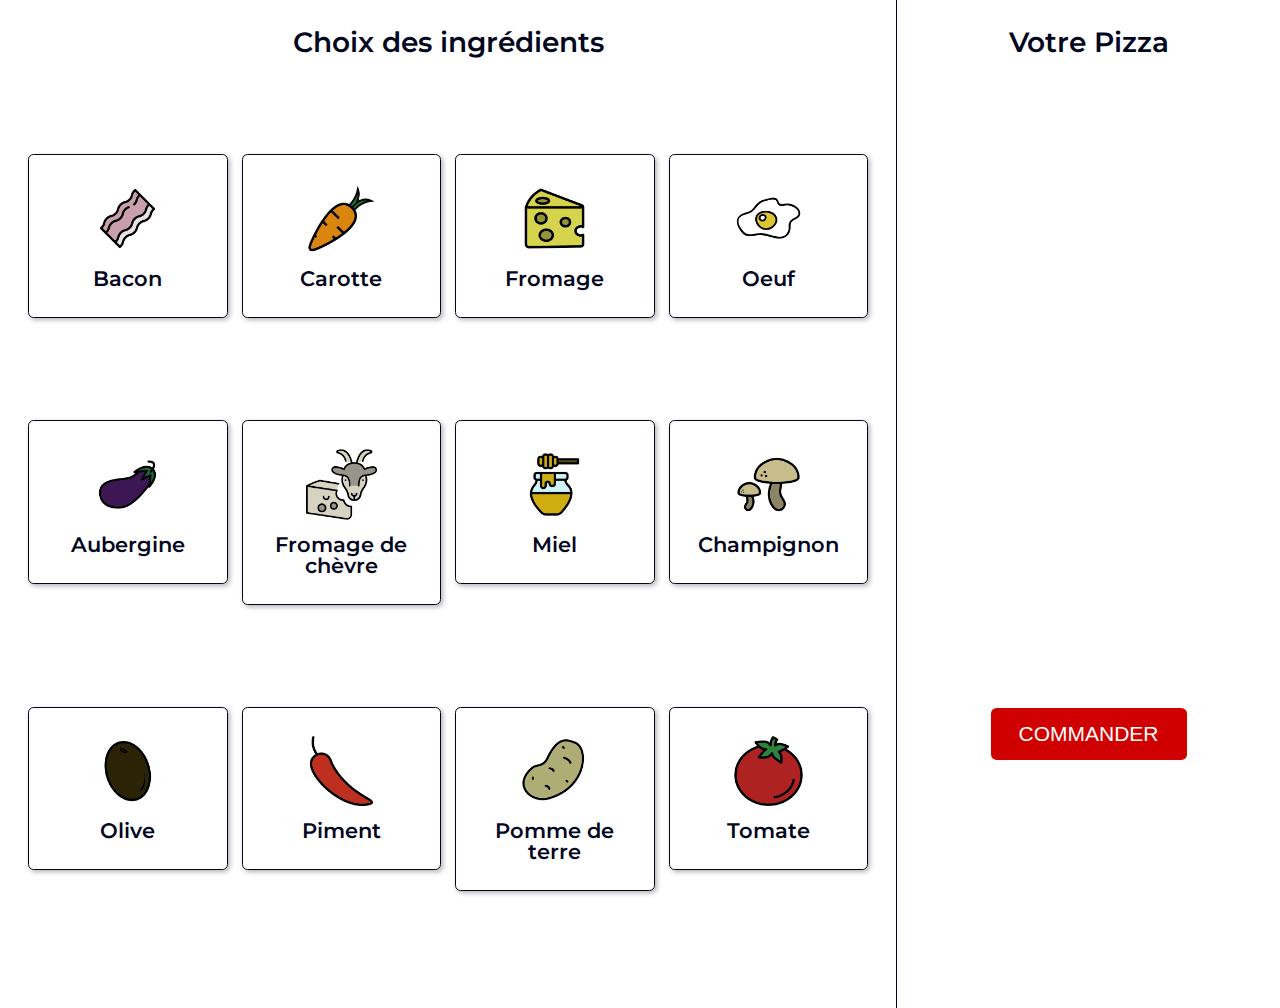
<file: pizzeriaV2/v2/index.html>
<!DOCTYPE html>
<html lang="fr">
    <head>
        <meta charset="UTF-8">
        <title>Pizzeria</title>
        <link rel="preconnect" href="https://fonts.googleapis.com">
        <link rel="preconnect" href="https://fonts.gstatic.com" crossorigin>
        <link href="https://fonts.googleapis.com/css2?family=Montserrat:wght@100;300;400;500;600;700;800;900&display=swap" rel="stylesheet">
        <link rel="stylesheet" href="assets/css/style.css" />
    </head>
    <body>
        <h1 class="sr-only">Pizzeria</h1>
        <main>
            <section id="stage">
                <h2>Choix des ingrédients</h2>
                <ul>
                    <!--<li>
                        <article>
                            <header>
                                <figure>
                                    <img src="assets/img/bacon.png" alt="Bacon" />
                                </figure>
                                <h3>Bacon</h3>
                            </header>
                        </article>
                    </li>
                    <li>
                        <article>
                            <header>
                                <figure>
                                    <img src="assets/img/carrots.png" alt="Carotte" />
                                </figure>
                                <h3>Carotte</h3>
                            </header>
                        </article>
                    </li>
                    <li>
                        <article class="selected">
                            <header>
                                <figure>
                                    <img src="assets/img/cheese.png" alt="Fromage" />
                                </figure>
                                <h3>Fromage</h3>
                            </header>
                        </article>
                    </li>
                    <li>
                        <article>
                            <header>
                                <figure>
                                    <img src="assets/img/egg.png" alt="Oeuf" />
                                </figure>
                                <h3>Oeuf</h3>
                            </header>
                        </article>
                    </li>
                    <li>
                        <article>
                            <header>
                                <figure>
                                    <img src="assets/img/eggplant.png" alt="Aubergine" />
                                </figure>
                                <h3>Aubergine</h3>
                            </header>
                        </article>
                    </li>
                    <li>
                        <article>
                            <header>
                                <figure>
                                    <img src="assets/img/goat-cheese.png" alt="Fromage de chèvre" />
                                </figure>
                                <h3>Fromage de chèvre</h3>
                            </header>
                        </article>
                    </li>
                    <li>
                        <article>
                            <header>
                                <figure>
                                    <img src="assets/img/honey.png" alt="Miel" />
                                </figure>
                                <h3>Miel</h3>
                            </header>
                        </article>
                    </li>
                    <li>
                        <article>
                            <header>
                                <figure>
                                    <img src="assets/img/mushroom.png" alt="Champignon" />
                                </figure>
                                <h3>Champignon</h3>
                            </header>
                        </article>
                    </li>
                    <li>
                        <article>
                            <header>
                                <figure>
                                    <img src="assets/img/olive.png" alt="Olive" />
                                </figure>
                                <h3>Olive</h3>
                            </header>
                        </article>
                    </li>
                    <li>
                        <article>
                            <header>
                                <figure>
                                    <img src="assets/img/pepper.png" alt="Piment" />
                                </figure>
                                <h3>Piment</h3>
                            </header>
                        </article>
                    </li>
                    <li>
                        <article>
                            <header>
                                <figure>
                                    <img src="assets/img/potato.png" alt="Pomme de terre" />
                                </figure>
                                <h3>Pomme de terre</h3>
                            </header>
                        </article>
                    </li>
                    <li>
                        <article class="selected">
                            <header>
                                <figure>
                                    <img src="assets/img/tomato.png" alt="Tomate" />
                                </figure>
                                <h3>Tomate</h3>
                            </header>
                        </article>
                    </li> -->
                </ul>
            </section>
            <aside>
                <h2>Votre Pizza</h2>
                <ul>
                <!--    <li>
                        <article>
                            <header>
                                <figure>
                                    <img src="assets/img/tomato.png" alt="Tomate" />
                                </figure>
                                <h3>Tomate</h3>
                            </header>
                        </article>
                    </li>
                    <li>
                        <article>
                            <header>
                                <figure>
                                    <img src="assets/img/cheese.png" alt="Fromage" />
                                </figure>
                                <h3>Fromage</h3>
                            </header>
                        </article>
                    </li> -->
                    <li>
                        <button id="order">
                            Commander
                        </button>
                    </li>
                </ul>
                <section class ="hidden">
                    <h3 class="sr-only">Statut de la commande</h3>
                    <figure>
                        <img src="assets/img/pizza.png" alt="Pizza" />
                    </figure>
                    <h4>Pizza prête !</h4>
                </section>
            </aside>
        </main>
        <script type="module" src="assets/js/index.js"></script>
    </body>
</html>
</file>
<file: pizzeriaV2/v2/assets/css/style.css>
/* http://meyerweb.com/eric/tools/css/reset/
   v2.0 | 20110126
   License: none (public domain)
*/
html, body, div, span, applet, object, iframe,
h1, h2, h3, h4, h5, h6, p, blockquote, pre,
a, abbr, acronym, address, big, cite, code,
del, dfn, em, img, ins, kbd, q, s, samp,
small, strike, strong, sub, sup, tt, var,
b, u, i, center,
dl, dt, dd, ol, ul, li,
fieldset, form, label, legend,
table, caption, tbody, tfoot, thead, tr, th, td,
article, aside, canvas, details, embed,
figure, figcaption, footer, header, hgroup,
menu, nav, output, ruby, section, summary,
time, mark, audio, video {
  margin: 0;
  padding: 0;
  border: 0;
  font-size: 100%;
  font: inherit;
  vertical-align: baseline;
}

/* HTML5 display-role reset for older browsers */
article, aside, details, figcaption, figure,
footer, header, hgroup, menu, nav, section {
  display: block;
}

body {
  line-height: 1;
}

ol, ul {
  list-style: none;
}

blockquote, q {
  quotes: none;
}

blockquote:before, blockquote:after,
q:before, q:after {
  content: '';
  content: none;
}

table {
  border-collapse: collapse;
  border-spacing: 0;
}

/* VARS */
/* LAYOUTS */
main > aside {
  border-left: 1px solid #03071e;
  padding: 2rem 1rem;
  display: grid;
  grid-template-rows: 0.1fr 0.7fr 0.2fr;
}
main > aside h2 {
  font-size: 2rem;
  font-weight: 600;
  text-align: center;
}
main > aside > ul {
  display: grid;
  grid-template-rows: repeat(13, 1fr);
  padding: 2rem 0;
}
main > aside > ul article {
  width: 100%;
  height: 100%;
}
main > aside > ul article header {
  display: grid;
  grid-template-columns: 0.2fr 0.8fr;
}
main > aside > ul article header figure {
  height: 100%;
}
main > aside > ul article header figure img {
  width: 45%;
}
main > aside > ul article header h3 {
  align-self: center;
  justify-self: start;
  font-size: 1.3rem;
  font-weight: 500;
}
main > aside > ul li:last-of-type {
  grid-row: 13 / 14;
  text-align: center;
}
main > aside > ul li:last-of-type button {
  background-color: #d00000;
  color: white;
  padding: 1rem 2rem;
  border: none;
  border-radius: 0.4rem;
  text-transform: uppercase;
  font-size: 1.5rem;
  font-weight: 500;
}
main > aside section {
  width: 100%;
  height: 100%;
}
main > aside section figure {
  width: 100%;
  display: flex;
  align-items: center;
  justify-content: center;
}
main > aside section figure img {
  width: 20%;
}
main > aside section h4 {
  font-size: 1.1rem;
  font-weight: 600;
  text-align: center;
}

#stage {
  display: grid;
  grid-template-rows: 0.1fr 0.9fr;
  padding-top: 2rem;
}
#stage h2 {
  font-size: 2rem;
  font-weight: 600;
  text-align: center;
}
#stage ul {
  display: grid;
  grid-template-columns: repeat(4, 1fr);
  column-gap: 1rem;
  row-gap: 1rem;
  padding: 2rem;
}
#stage ul article {
  padding: 2rem;
  border-radius: 0.4rem;
}
#stage ul article:not(.selected) {
  border: 1px solid #03071e;
  box-shadow: 2px 2px 5px rgba(0, 0, 0, 0.3);
}
#stage ul article.selected {
  border: 2px solid #d00000;
  box-shadow: 2px 2px 5px rgba(208, 0, 0, 0.5);
}
#stage ul article figure {
  width: 100%;
  display: flex;
  align-items: center;
  justify-content: center;
}
#stage ul article figure img {
  width: 50%;
}
#stage ul article h3 {
  font-size: 1.5rem;
  font-weight: 600;
  text-align: center;
  margin-top: 1rem;
}

html {
  font-size: 14px;
  font-family: 'Montserrat', sans-serif;
}

body {
  width: 100vw;
  height: 100vh;
  color: #03071e;
}
body main {
  width: 100vw;
  height: 100vh;
  display: grid;
  grid-template-columns: 0.7fr 0.3fr;
}

.sr-only {
  display: none;
}

.hidden {
  display:none;
}
</file>
